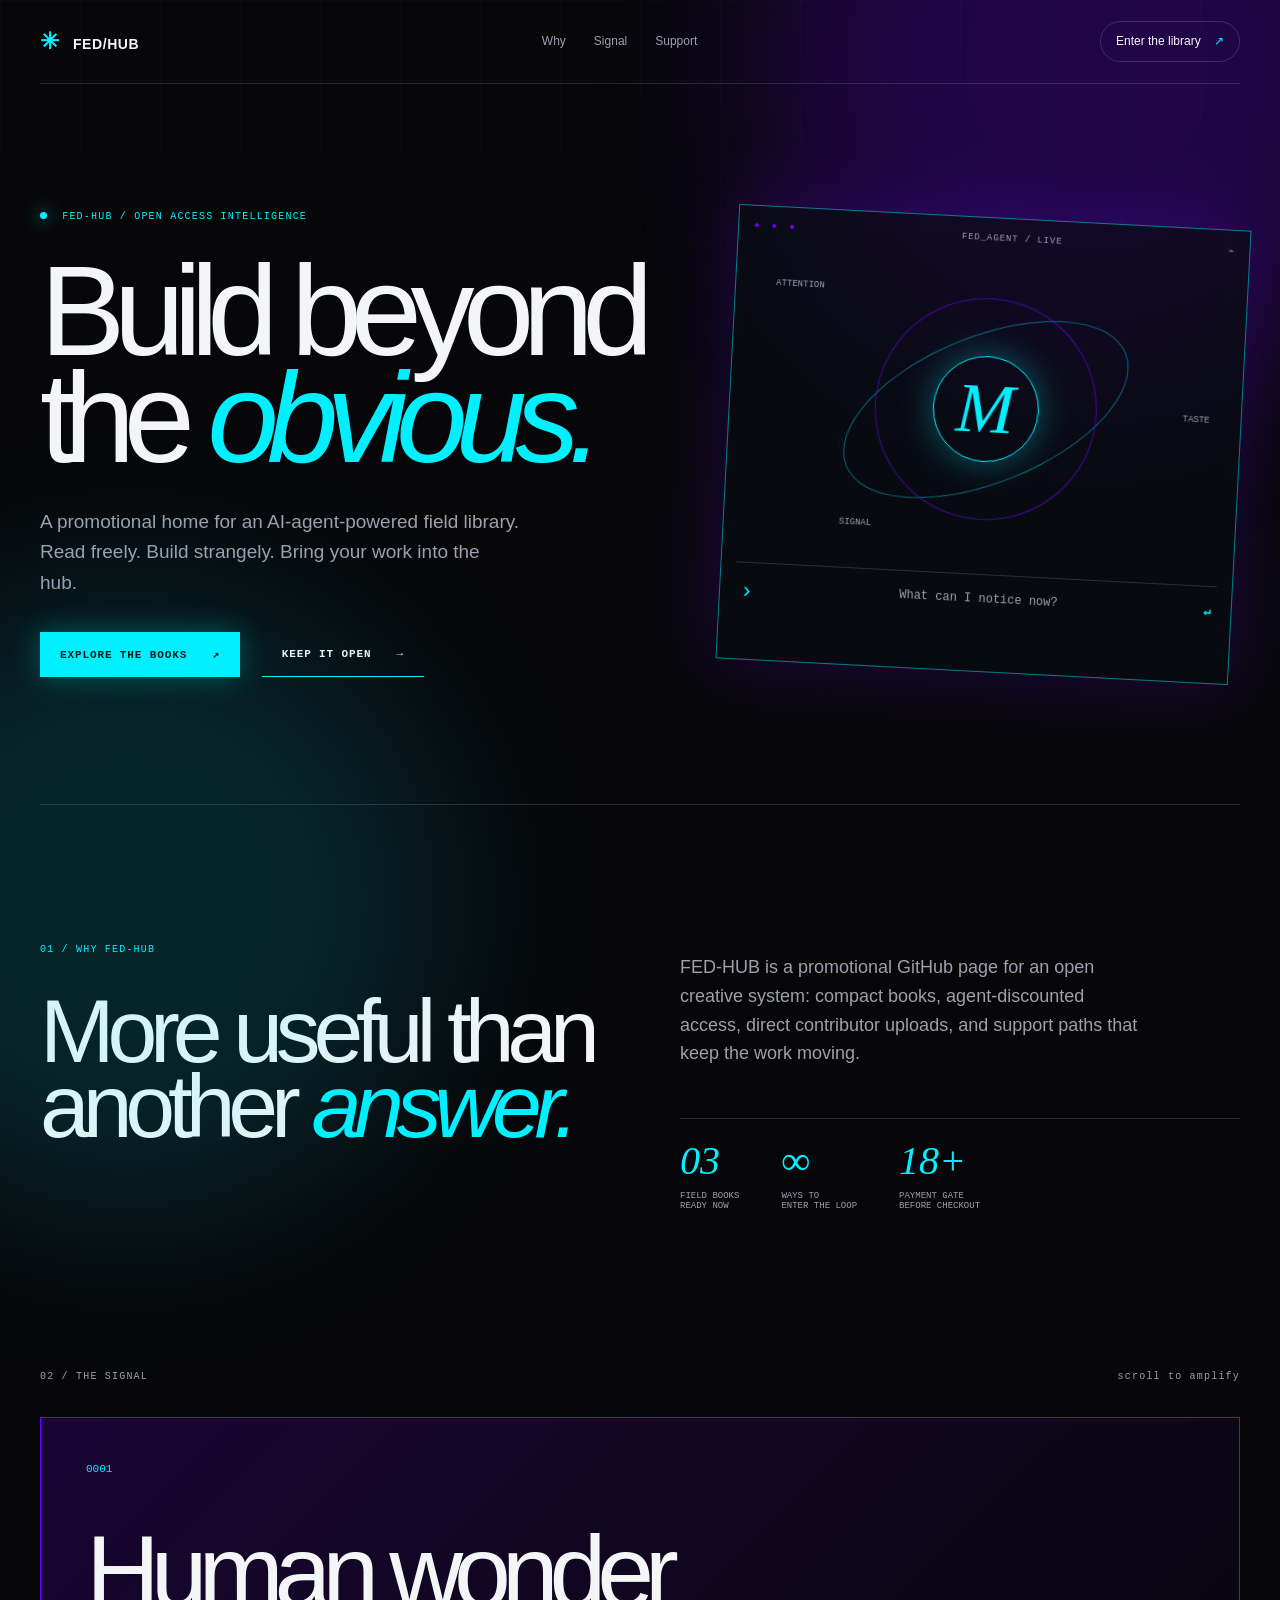
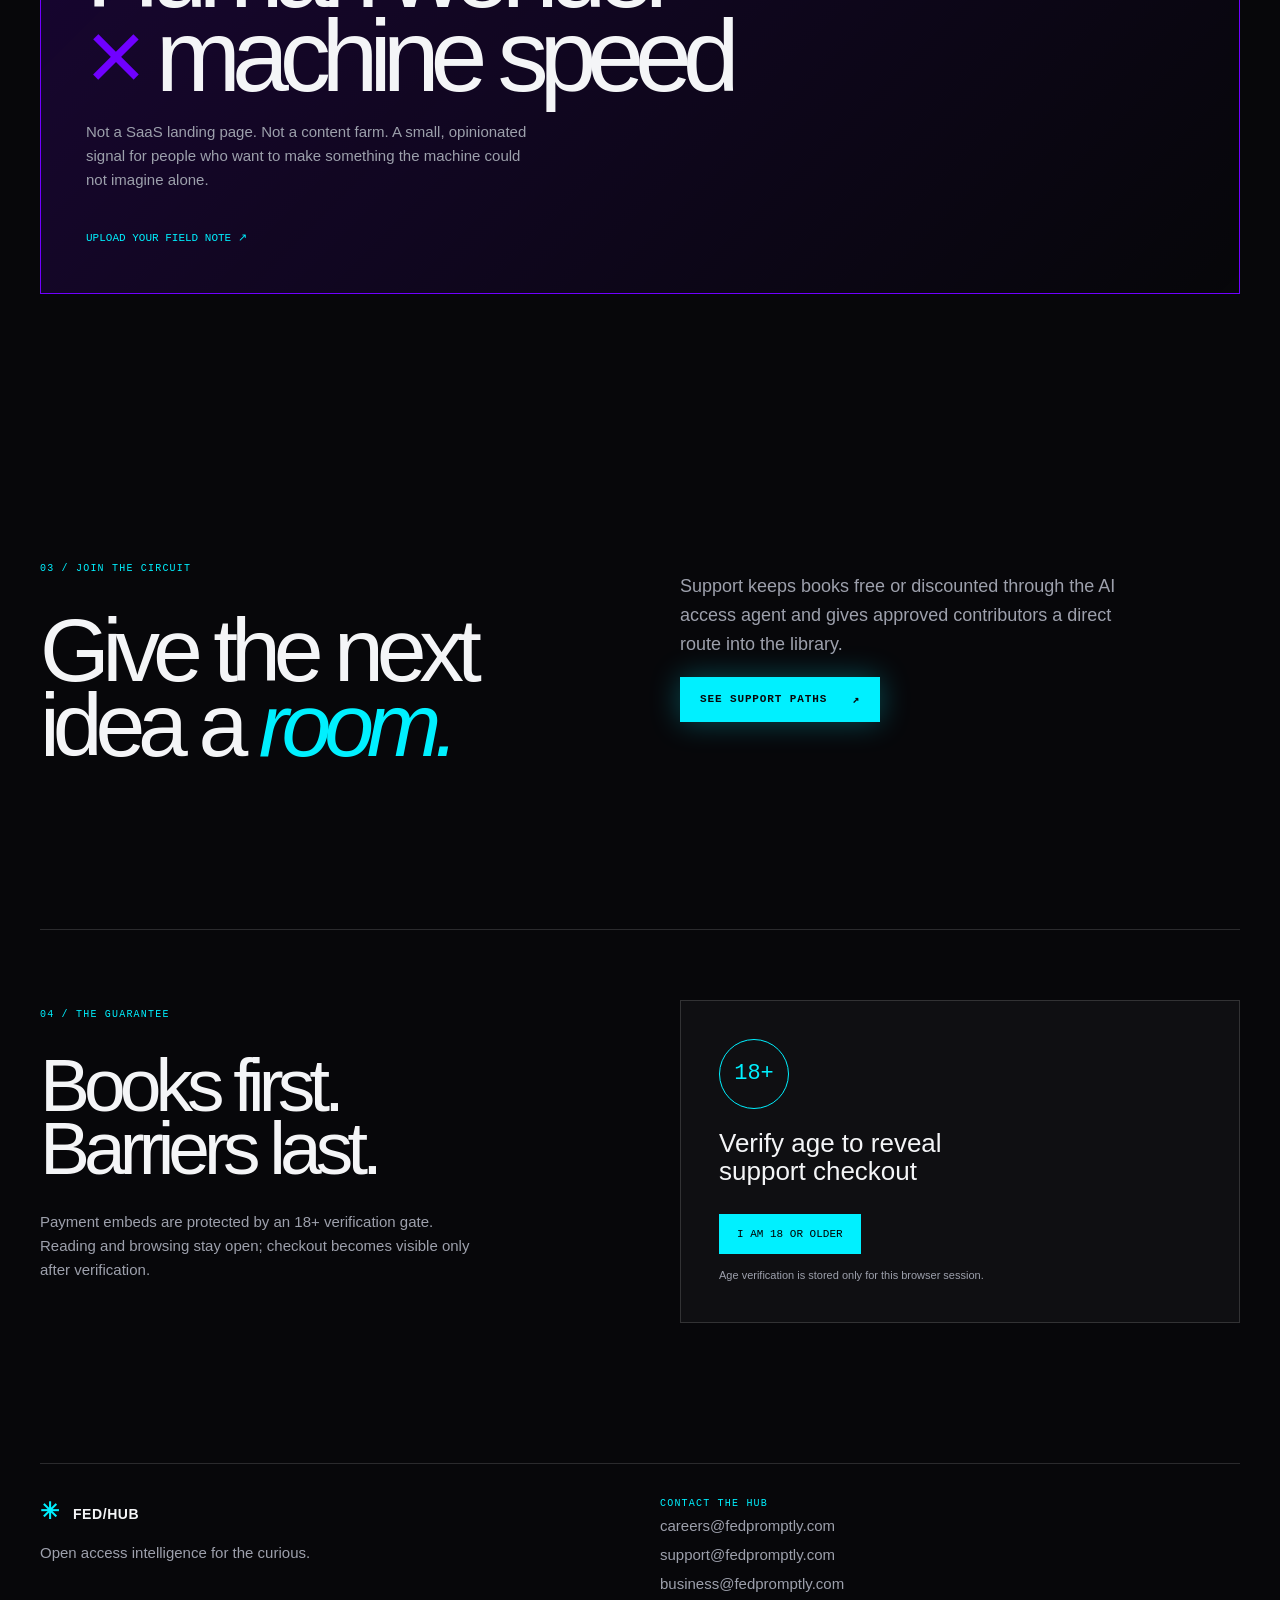
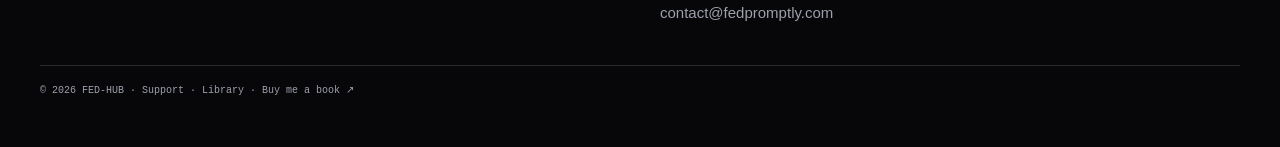
<file: promotional.html>
<!doctype html>
<html lang="en">
<head>
  <meta charset="utf-8"><meta name="viewport" content="width=device-width, initial-scale=1">
  <meta name="description" content="FED-HUB — an open, AI-agent-powered library for books, builders, and strange ideas.">
  <meta property="og:title" content="FED-HUB / Build beyond the obvious"><meta property="og:image" content="social-image.png">
  <title>FED-HUB / Build beyond the obvious</title>
  <link rel="icon" href="favicon.svg"><link rel="stylesheet" href="assets/css/main.css">
</head>
<body>
  <div class="promo-grid" aria-hidden="true"></div><div class="promo-glow glow-a" aria-hidden="true"></div><div class="promo-glow glow-b" aria-hidden="true"></div>
  <header class="promo-nav"><a class="promo-logo" href="index.html"><span>✳</span> FED/HUB</a><nav><a href="#why">Why</a><a href="#signal">Signal</a><a href="support.html">Support</a></nav><a class="promo-nav-cta" href="index.html">Enter the library <span>↗</span></a></header>
  <main>
    <section class="promo-hero"><div class="promo-hero-copy"><div class="promo-eyebrow"><i></i> FED-HUB / OPEN ACCESS INTELLIGENCE</div><h1>Build beyond<br>the <em>obvious.</em></h1><p>A promotional home for an AI-agent-powered field library. Read freely. Build strangely. Bring your work into the hub.</p><div class="promo-actions"><a class="promo-button" href="index.html">Explore the books <span>↗</span></a><a class="promo-ghost" href="support.html">Keep it open <span>→</span></a></div></div><div class="agent-window"><div class="window-top"><span class="window-dots">● ● ●</span><span>FED_AGENT / LIVE</span><span>⌁</span></div><div class="agent-orbit"><span class="agent-core">M</span><span class="orbit-label label-one">attention</span><span class="orbit-label label-two">taste</span><span class="orbit-label label-three">signal</span></div><div class="window-message"><span class="prompt-arrow">›</span><span>What can I notice now?</span><b>↵</b></div></div></section>
    <section class="promo-proof" id="why"><div><span>01 / WHY FED-HUB</span><h2>More useful than<br>another <em>answer.</em></h2></div><div class="proof-copy"><p>FED-HUB is a promotional GitHub page for an open creative system: compact books, agent-discounted access, direct contributor uploads, and support paths that keep the work moving.</p><div class="proof-stats"><div><strong>03</strong><span>field books<br>ready now</span></div><div><strong>∞</strong><span>ways to<br>enter the loop</span></div><div><strong>18+</strong><span>payment gate<br>before checkout</span></div></div></div></section>
    <section class="promo-signal" id="signal"><div class="signal-top"><span>02 / THE SIGNAL</span><span>scroll to amplify</span></div><div class="signal-panel"><div class="signal-number">0001</div><h2>Human wonder<br><span>×</span> machine speed</h2><p>Not a SaaS landing page. Not a content farm. A small, opinionated signal for people who want to make something the machine could not imagine alone.</p><a href="index.html#contribute">Upload your field note <span>↗</span></a></div></section>
    <section class="promo-support"><div><span>03 / JOIN THE CIRCUIT</span><h2>Give the next<br>idea a <em>room.</em></h2></div><div><p>Support keeps books free or discounted through the AI access agent and gives approved contributors a direct route into the library.</p><a class="promo-button" href="support.html">See support paths <span>↗</span></a></div></section>
    <section class="promo-payment"><div class="promo-payment-copy"><span>04 / THE GUARANTEE</span><h2>Books first.<br>Barriers last.</h2><p>Payment embeds are protected by an 18+ verification gate. Reading and browsing stay open; checkout becomes visible only after verification.</p></div><div class="promo-payment-gate"><div class="gate-lock">18+</div><strong>Verify age to reveal support checkout</strong><button id="promoAgeButton">I am 18 or older</button><small>Age verification is stored only for this browser session.</small></div></section>
  </main>
  <footer class="promo-footer"><div><a class="promo-logo" href="index.html"><span>✳</span> FED/HUB</a><p>Open access intelligence for the curious.</p></div><div class="promo-contacts"><span>CONTACT THE HUB</span><a href="mailto:careers@fedpromptly.com">careers@fedpromptly.com</a><a href="mailto:support@fedpromptly.com">support@fedpromptly.com</a><a href="mailto:business@fedpromptly.com">business@fedpromptly.com</a><a href="mailto:contact@fedpromptly.com">contact@fedpromptly.com</a></div><div class="promo-foot-bottom">© 2026 FED-HUB · <a href="support.html">Support</a> · <a href="index.html">Library</a> · <a href="https://www.buymeacoffee.com/fedpromptly" target="_blank" rel="noreferrer">Buy me a book ↗</a></div></footer>
  <script src="assets/js/app.js"></script>
</body>
</html>
</file>
<file: assets/css/main.css>
:root{--obs:#07070a;--cyan:#00f0ff;--violet:#7000ff;--white:#f4f5f7;--muted:#9da0ac;--line:rgba(244,245,247,.15);--display:'Plus Jakarta Sans',Arial,sans-serif}*{box-sizing:border-box}html{scroll-behavior:smooth}body{margin:0;background:var(--obs);color:var(--white);font:15px/1.6 Inter,Arial,sans-serif;overflow-x:hidden}.promo-grid{position:fixed;inset:0;pointer-events:none;opacity:.22;background-image:linear-gradient(rgba(0,240,255,.12) 1px,transparent 1px),linear-gradient(90deg,rgba(0,240,255,.12) 1px,transparent 1px);background-size:80px 80px;mask-image:linear-gradient(to bottom,black,transparent 75%);animation:gridMove 22s linear infinite}.promo-glow{position:fixed;width:50vw;height:50vw;border-radius:50%;filter:blur(90px);opacity:.25;pointer-events:none}.glow-a{background:var(--violet);top:-20vw;right:-10vw}.glow-b{background:var(--cyan);bottom:-25vw;left:-15vw;opacity:.13}.promo-nav,.promo-footer{width:min(1200px,calc(100% - 72px));margin:auto}.promo-nav{height:84px;border-bottom:1px solid var(--line);display:flex;align-items:center;justify-content:space-between;position:relative;z-index:2}.promo-logo{color:var(--white);text-decoration:none;font:600 14px var(--display);letter-spacing:.04em}.promo-logo span{color:var(--cyan);font-size:23px;margin-right:9px}.promo-nav nav{display:flex;gap:28px}.promo-nav nav a,.promo-nav-cta{color:var(--muted);text-decoration:none;font-size:12px}.promo-nav nav a:hover{color:var(--cyan)}.promo-nav-cta{border:1px solid var(--line);padding:10px 15px;color:var(--white);border-radius:999px}.promo-nav-cta span{color:var(--cyan);margin-left:10px}.promo-hero,.promo-proof,.promo-signal,.promo-support,.promo-payment{width:min(1200px,calc(100% - 72px));margin:auto}.promo-hero{min-height:720px;display:grid;grid-template-columns:1.1fr .9fr;align-items:center;gap:60px}.promo-eyebrow,.promo-proof>div>span,.signal-top,.promo-support>div>span,.promo-payment-copy>span,.promo-contacts span{font:10px monospace;letter-spacing:.12em;color:var(--cyan)}.promo-eyebrow i{display:inline-block;width:7px;height:7px;border-radius:50%;background:var(--cyan);box-shadow:0 0 18px var(--cyan);margin-right:8px}.promo-hero h1{font:clamp(78px,10vw,150px)/.84 var(--display);letter-spacing:-.09em;margin:35px 0}.promo-hero h1 em,.promo-proof h2 em,.promo-support h2 em{font-style:italic;color:var(--cyan)}.promo-hero-copy>p{max-width:480px;color:var(--muted);font-size:19px}.promo-actions{display:flex;align-items:center;gap:22px;margin-top:34px}.promo-button,.promo-ghost{display:inline-flex;gap:25px;align-items:center;text-decoration:none;font:600 11px monospace;text-transform:uppercase;letter-spacing:.08em;padding:16px 20px}.promo-button{background:var(--cyan);color:var(--obs);box-shadow:0 0 30px rgba(0,240,255,.3)}.promo-ghost{color:var(--white);border-bottom:1px solid var(--cyan)}.agent-window{border:1px solid rgba(0,240,255,.5);background:rgba(8,12,20,.63);backdrop-filter:blur(12px);box-shadow:0 0 70px rgba(112,0,255,.22);transform:rotate(3deg);min-height:455px;padding:15px;position:relative;animation:drift 6s ease-in-out infinite}.window-top{display:flex;justify-content:space-between;font:9px monospace;color:var(--muted);letter-spacing:.1em}.window-dots{color:var(--violet);word-spacing:5px}.agent-orbit{height:330px;position:relative;display:grid;place-items:center}.agent-orbit:before,.agent-orbit:after{content:'';position:absolute;border:1px solid rgba(0,240,255,.42);border-radius:50%;width:300px;height:145px;transform:rotate(-25deg);animation:orbit 12s linear infinite}.agent-orbit:after{width:220px;height:220px;transform:rotate(35deg);border-color:rgba(112,0,255,.55);animation-duration:18s;animation-direction:reverse}.agent-core{width:106px;height:106px;border:1px solid var(--cyan);border-radius:50%;display:grid;place-items:center;font:70px/.8 Georgia;font-style:italic;color:var(--cyan);box-shadow:0 0 35px rgba(0,240,255,.35);z-index:1}.orbit-label{position:absolute;font:9px monospace;text-transform:uppercase;color:var(--muted)}.label-one{top:45px;left:25px}.label-two{right:16px;top:160px}.label-three{bottom:40px;left:100px}.window-message{border-top:1px solid var(--line);padding:17px 5px;display:flex;justify-content:space-between;color:var(--muted);font:12px monospace}.window-message .prompt-arrow{color:var(--cyan);font-size:22px}.window-message b{color:var(--cyan)}.promo-proof,.promo-support{display:grid;grid-template-columns:1fr 1fr;gap:80px;padding:130px 0;border-top:1px solid var(--line)}.promo-proof h2,.promo-support h2{font:clamp(55px,7vw,92px)/.84 var(--display);letter-spacing:-.08em;margin:35px 0}.proof-copy>p,.promo-support p{max-width:460px;color:var(--muted);font-size:18px}.proof-stats{display:flex;gap:42px;border-top:1px solid var(--line);margin-top:50px;padding-top:18px}.proof-stats div{display:flex;flex-direction:column;gap:7px}.proof-stats strong{font:40px Georgia;font-style:italic;color:var(--cyan)}.proof-stats span{font:9px monospace;text-transform:uppercase;color:var(--muted)}.promo-signal{padding:30px 0 130px}.signal-top{display:flex;justify-content:space-between;color:var(--muted)}.signal-panel{margin-top:35px;border:1px solid var(--violet);min-height:400px;padding:45px;position:relative;background:linear-gradient(135deg,rgba(112,0,255,.17),transparent)}.signal-number{font:11px monospace;color:var(--cyan)}.signal-panel h2{font:clamp(60px,8vw,110px)/.82 var(--display);letter-spacing:-.09em;margin:55px 0 22px}.signal-panel h2 span{color:var(--violet)}.signal-panel p{max-width:450px;color:var(--muted)}.signal-panel a{display:inline-block;color:var(--cyan);font:11px monospace;text-transform:uppercase;text-decoration:none;margin-top:24px}.promo-support{border-top:0}.promo-payment{display:grid;grid-template-columns:1fr 1fr;gap:80px;padding:70px 0 140px;border-top:1px solid var(--line)}.promo-payment h2{font:75px/.84 var(--display);letter-spacing:-.08em;margin:30px 0}.promo-payment p{color:var(--muted);max-width:440px}.promo-payment-gate{border:1px solid var(--line);padding:38px;display:flex;flex-direction:column;justify-content:center;align-items:flex-start;background:rgba(255,255,255,.03)}.gate-lock{border:1px solid var(--cyan);width:70px;height:70px;border-radius:50%;display:grid;place-items:center;color:var(--cyan);font:22px monospace;margin-bottom:20px}.promo-payment-gate strong{font:26px var(--display);line-height:1.1;max-width:300px}.promo-payment-gate button{margin-top:28px;background:var(--cyan);border:0;padding:14px 18px;font:11px monospace;text-transform:uppercase;cursor:pointer}.promo-payment-gate small{margin-top:13px;color:var(--muted);font-size:11px}.promo-footer{border-top:1px solid var(--line);padding:34px 0 50px;display:grid;grid-template-columns:1fr 1fr;gap:40px;position:relative}.promo-footer p{color:var(--muted)}.promo-contacts{display:flex;flex-direction:column;gap:5px}.promo-contacts a,.promo-foot-bottom a{color:var(--muted);text-decoration:none}.promo-contacts a:hover,.promo-foot-bottom a:hover{color:var(--cyan)}.promo-foot-bottom{grid-column:1/-1;border-top:1px solid var(--line);padding-top:18px;color:var(--muted);font:10px monospace}@keyframes gridMove{to{background-position:0 80px}}@keyframes drift{50%{transform:rotate(1deg) translateY(-10px)}}@keyframes orbit{to{transform:rotate(335deg)}}@media(max-width:800px){.promo-nav,.promo-footer,.promo-hero,.promo-proof,.promo-signal,.promo-support,.promo-payment{width:min(100% - 38px,600px)}.promo-nav nav{display:none}.promo-hero{display:block;padding:80px 0}.agent-window{margin-top:60px}.promo-proof,.promo-support,.promo-payment{grid-template-columns:1fr;gap:40px}.promo-proof h2,.promo-support h2{font-size:65px}.promo-footer{grid-template-columns:1fr}.promo-foot-bottom{grid-column:auto}}
</file>
